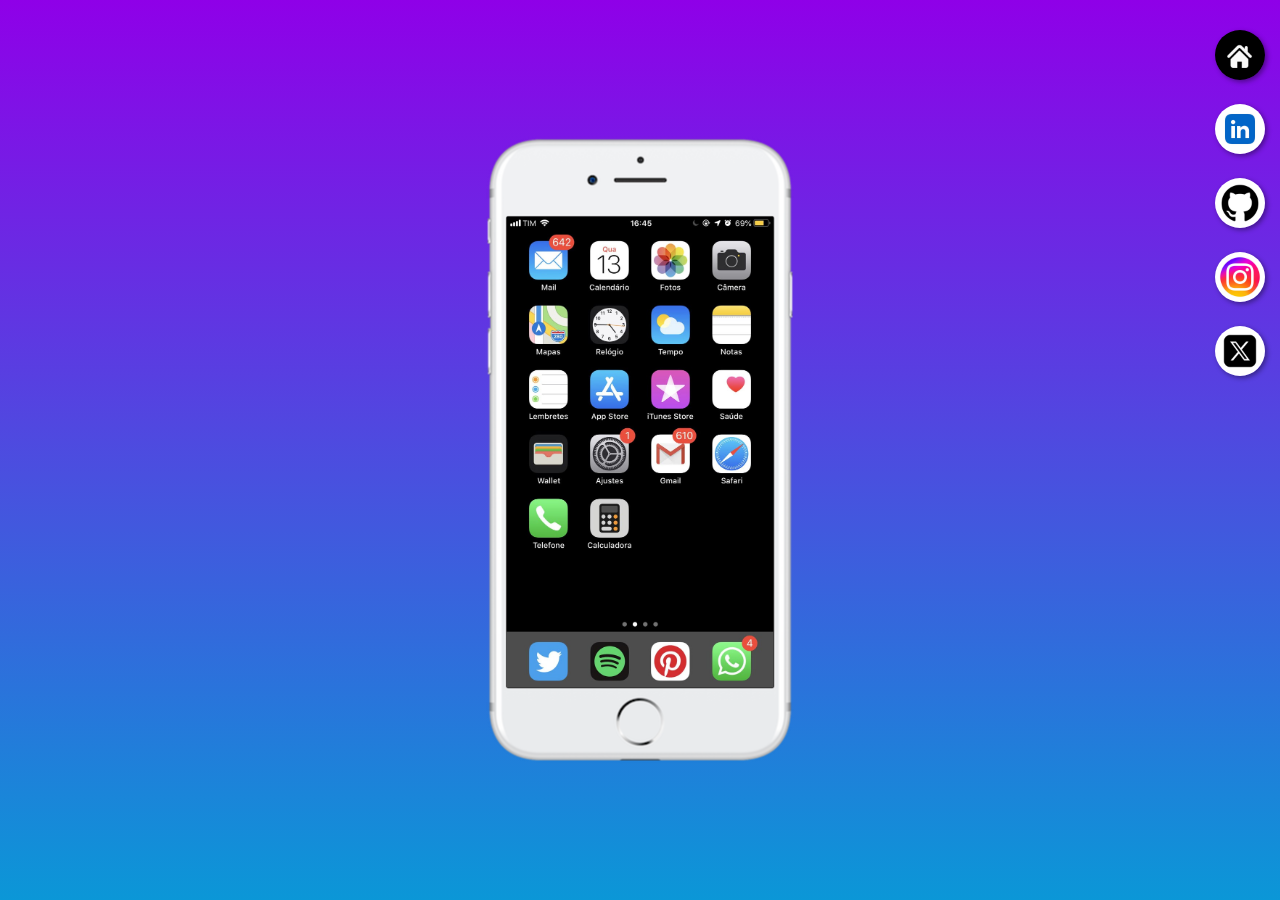
<file: index.html>
<!DOCTYPE html>
<html lang="pt-br">
<head>
    <meta charset="UTF-8">
    <meta name="viewport" content="width=device-width, initial-scale=1.0">
    <link rel="shortcut icon" href="favicon.ico" type="image/x-icon">
    <link rel="stylesheet" href="estilo/style.css">
    <title>Projeto redes sociais</title>
</head>
<body>
    <main>
        <section id="telefone">
            <iframe src="home.html" name="tela" id="tela" frameborder="0">Seu navegador não é compativel com isso</iframe>

        </section>

        <section id="redes-sociais">
            <a href="home.html" target="tela"><img src="imagens/logotelinicial002.jpg" alt=""></a><br>

            <a href="linkedi.html" target="tela"><img src="imagens/logo-linkedln.jpg" alt=""></a><br>

            <a href="github.html" target="tela"><img src="imagens/logogithub002.jpg" alt=""></a><br>

            <a href="instagram.html" target="tela"><img src="imagens/logo-instagram.jpg" alt=""></a><br>

            <a href="x.html" target="tela"><img src="imagens/logo-x.png" alt=""></a><br> 

        </section>
    </main>
</body>
</html>
</file>
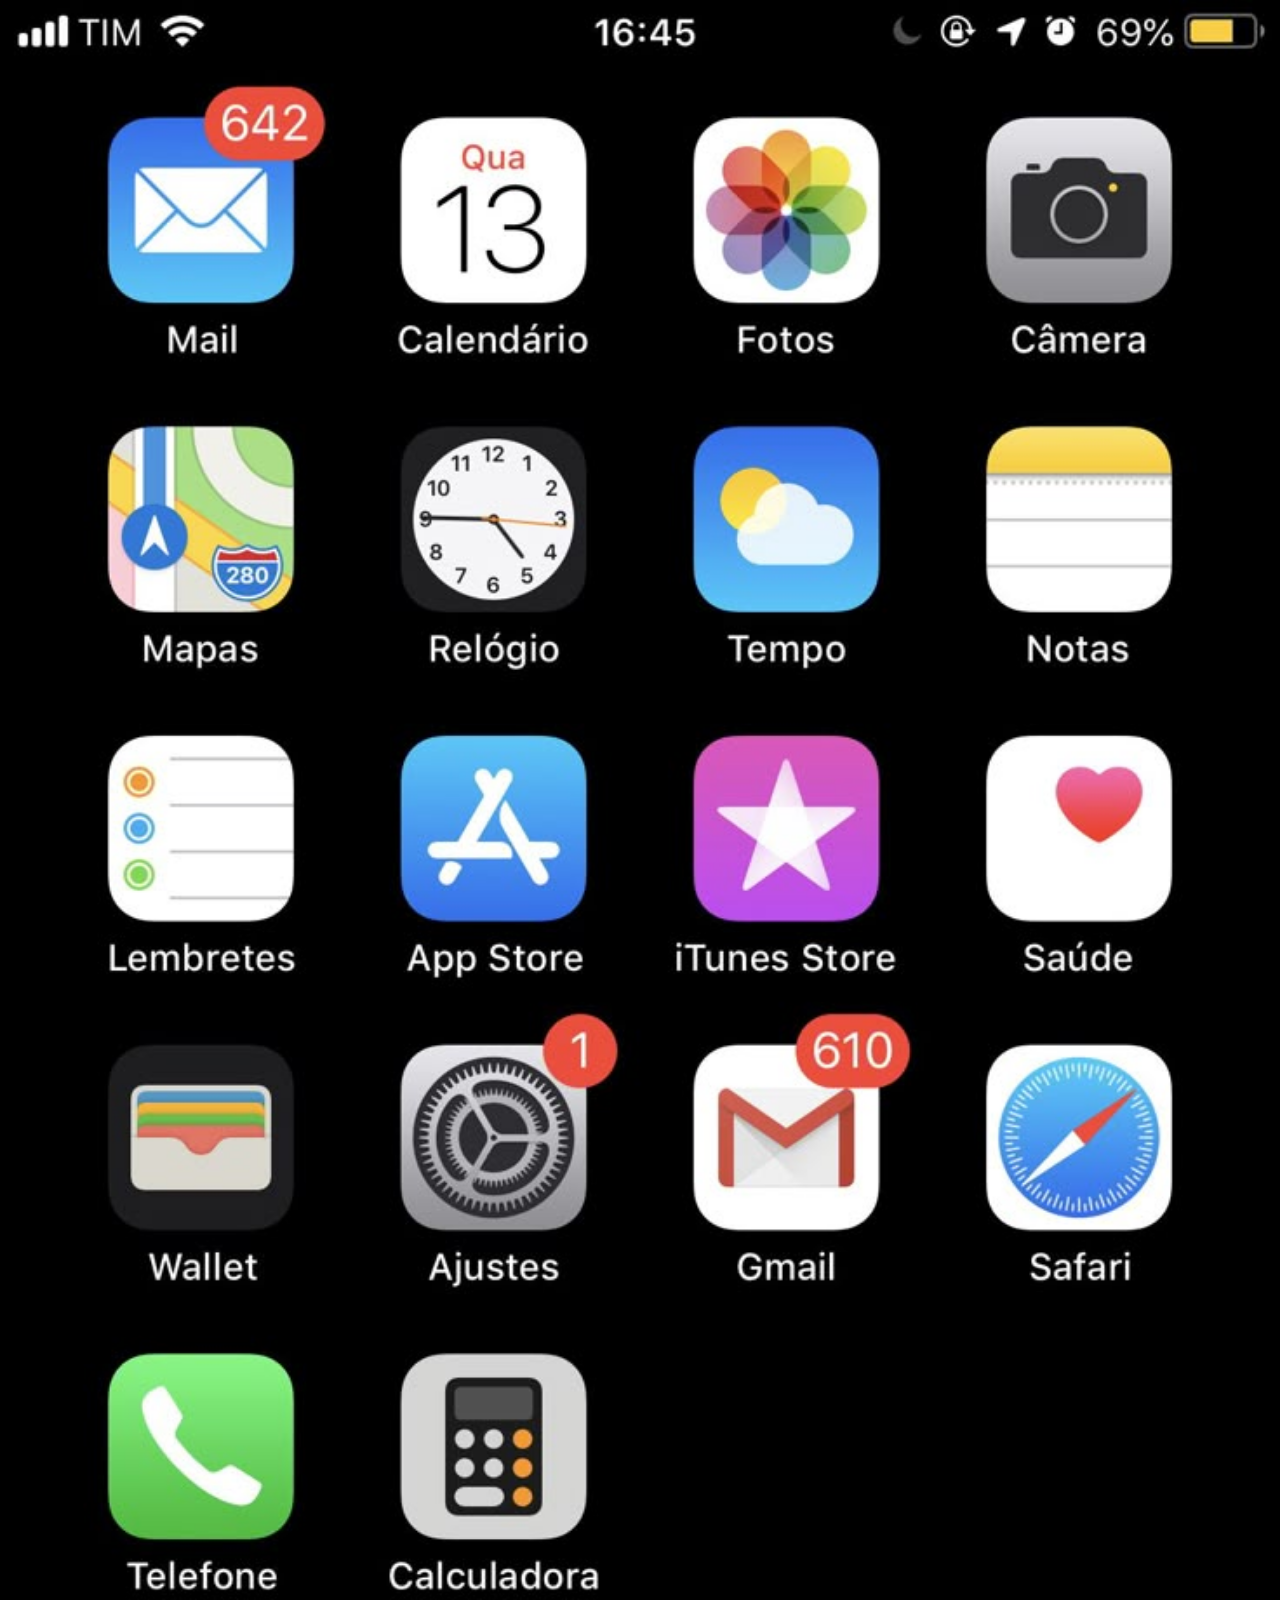
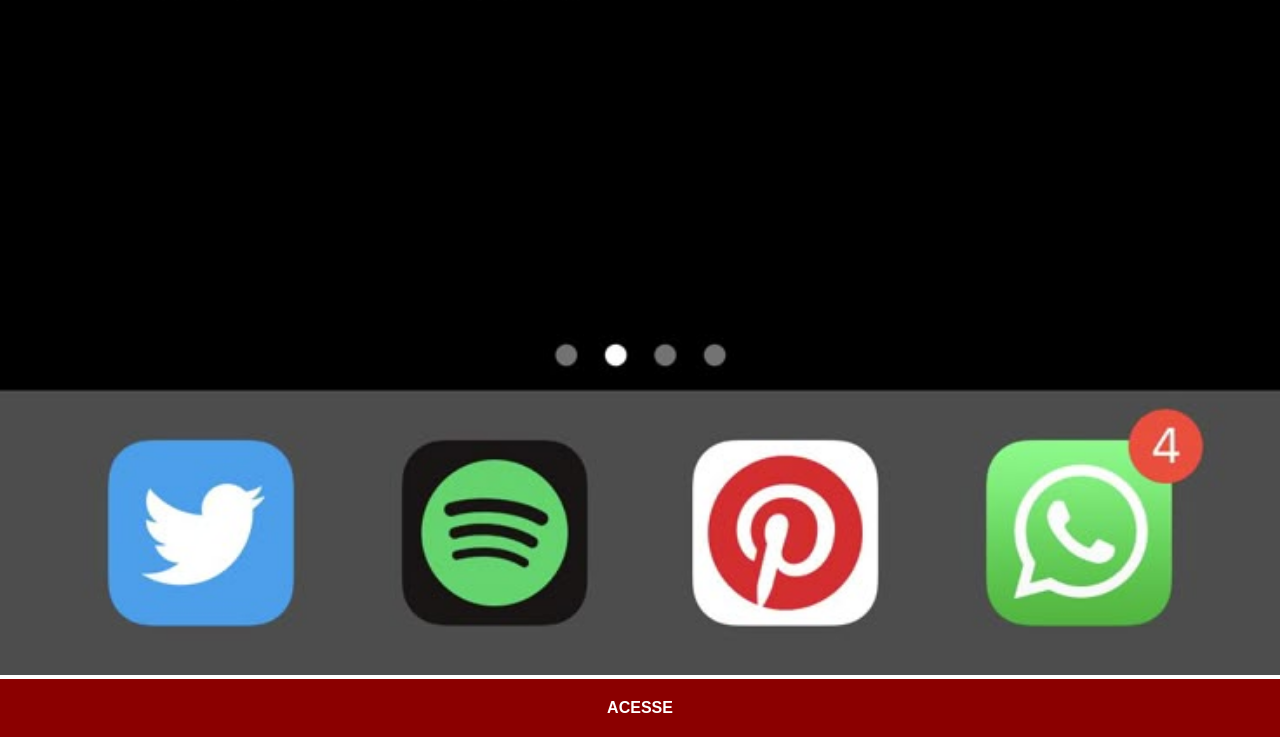
<file: github.html>
<!DOCTYPE html>
<html lang="pt-br">
<head>
    <meta charset="UTF-8">
    <meta name="viewport" content="width=device-width, initial-scale=1.0">
    <title>GitHub</title>
    <link rel="stylesheet" href="estilo/social.css">
</head>
<body>
    <img src="imagens/tela-home-.jpg" alt="">
    <a href="https://github.com/ellen-freitas" target="_blank">ACESSE</a>
</body>
</html>
</file>
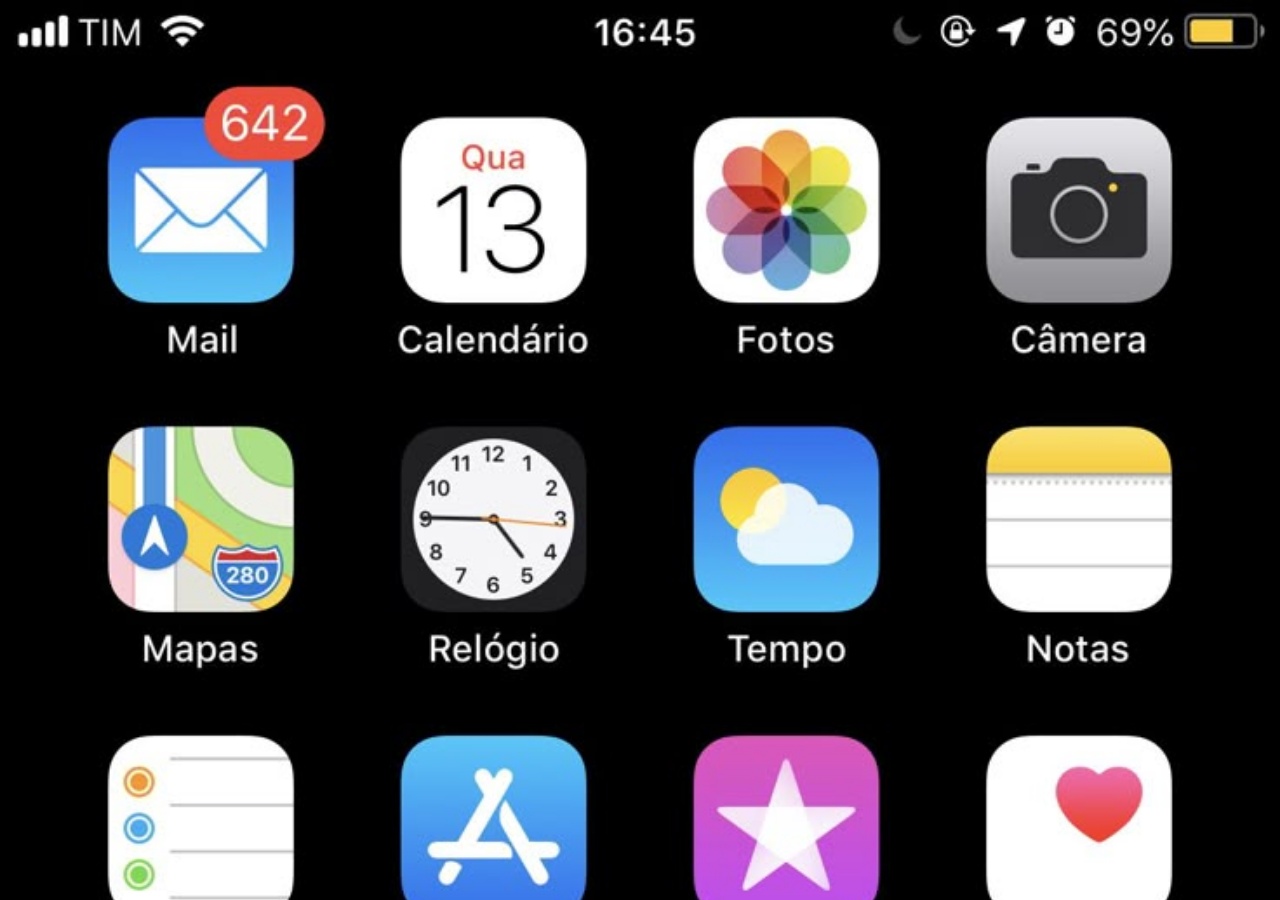
<file: home.html>
<!DOCTYPE html>
<html lang="pt-br">
<head>
    <meta charset="UTF-8">
    <meta name="viewport" content="width=device-width, initial-scale=1.0">
    <title>Home</title>

</head>
<style>
    *
    {
        margin: 0px;
        padding: 0px;
    }
    body{
        width: 100vw;
        height: 100vh;
        background: black url(imagens/tela-home-.jpg)no-repeat top center;
        background-size: cover;
   
    }


</style>
<body>
    
</body>
</html>
</file>
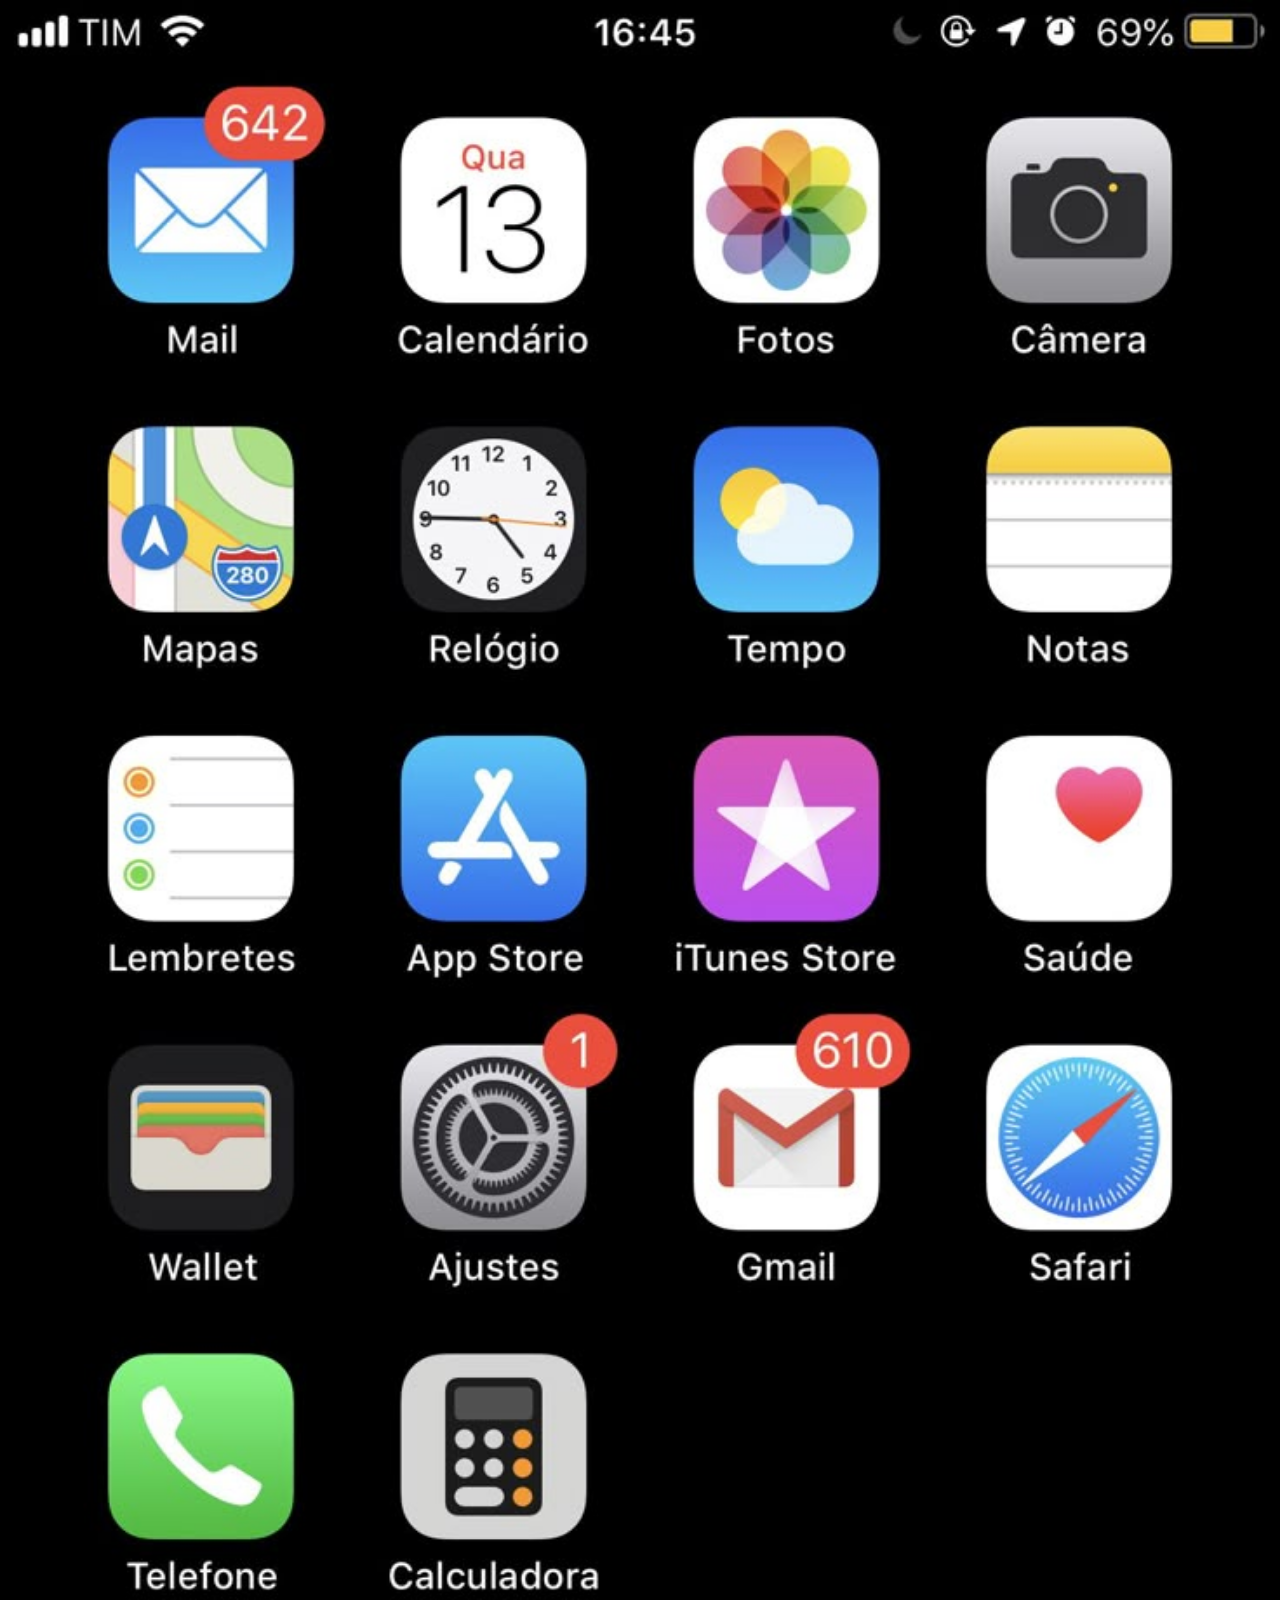
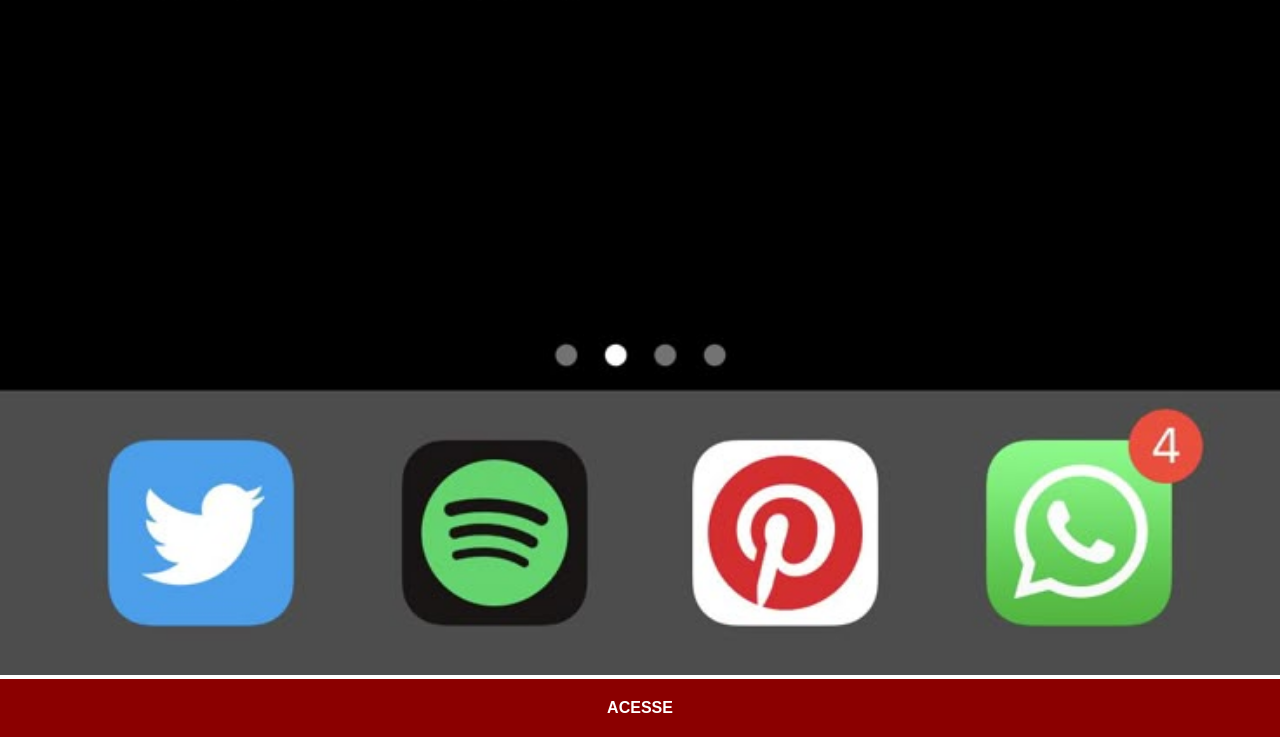
<file: instagram.html>
<!DOCTYPE html>
<html lang="pt-br">
<head>
    <meta charset="UTF-8">
    <meta name="viewport" content="width=device-width, initial-scale=1.0">
    <title>Instagram</title>
    <link rel="stylesheet" href="estilo/social.css">
</head>
<body>

    <img src="imagens/tela-home-.jpg" alt="Instagram">
    <a href="#">ACESSE</a>
    
</body>
</html>
</file>
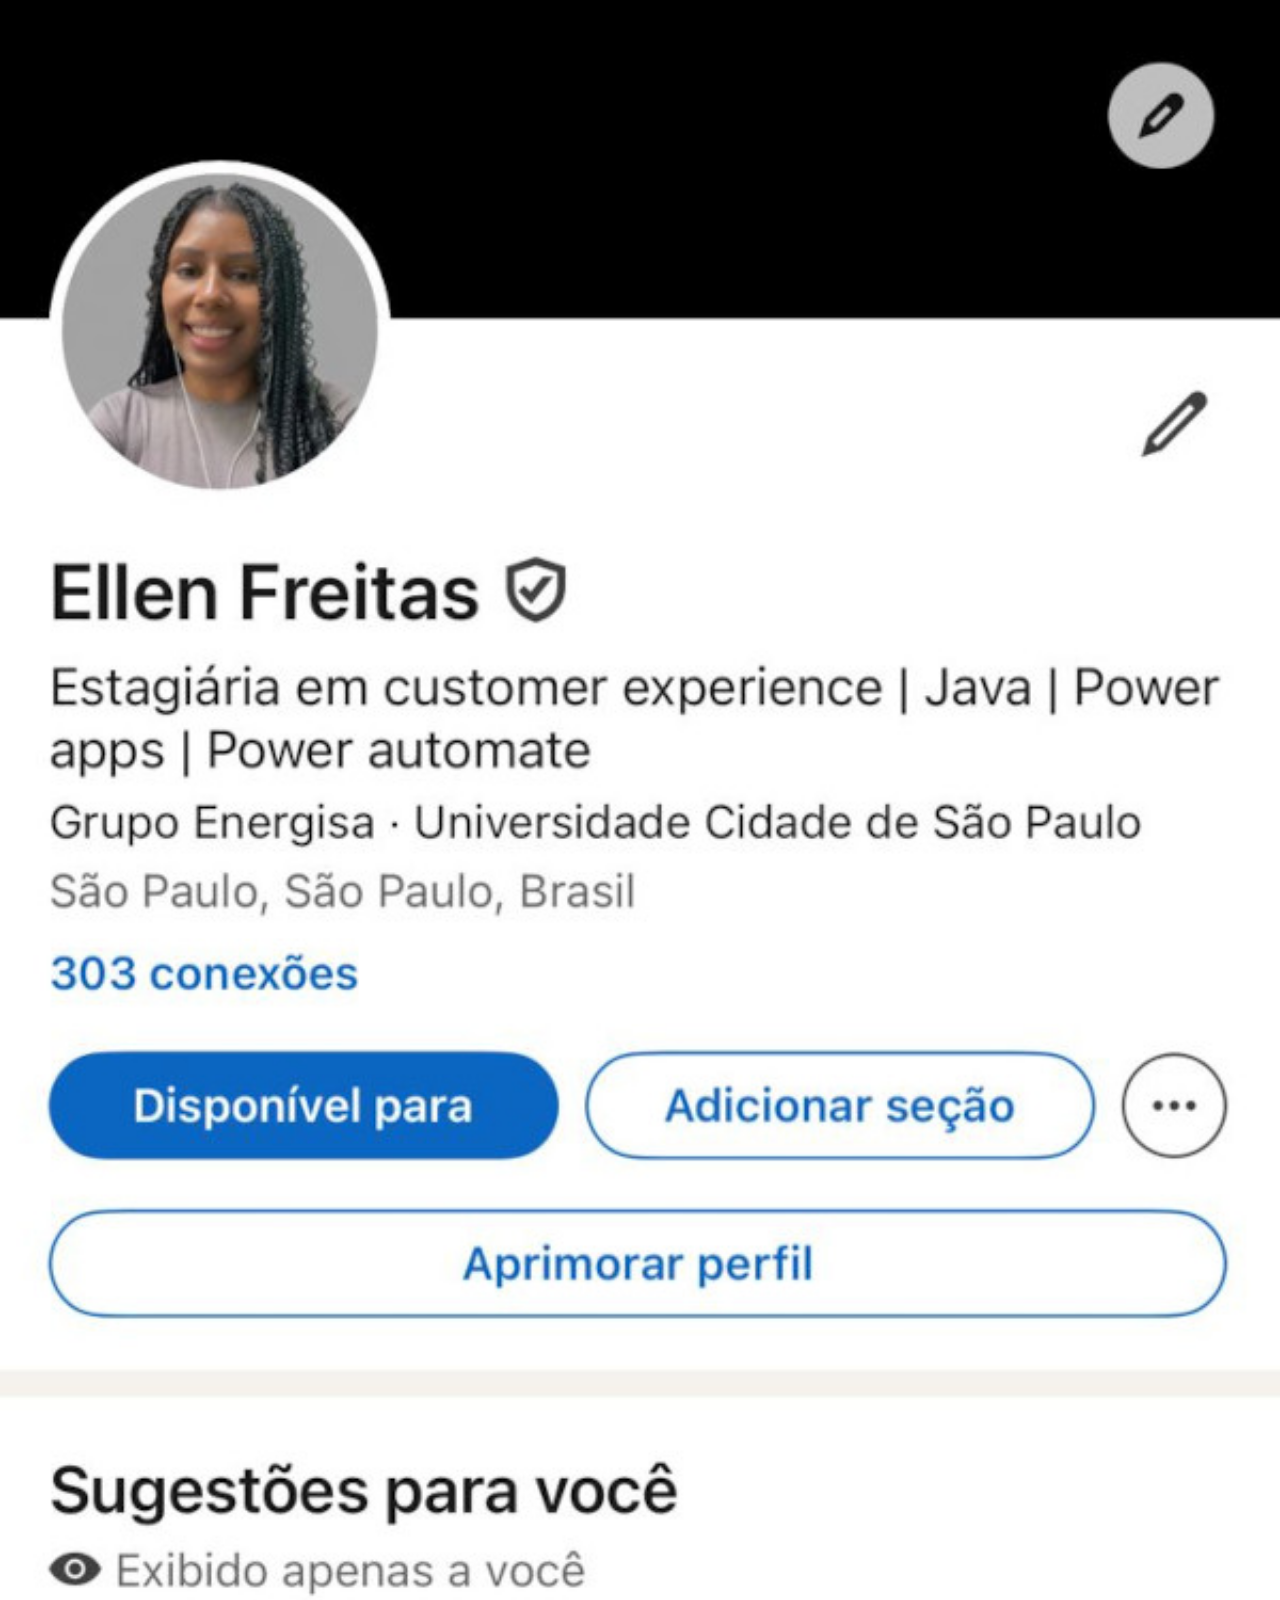
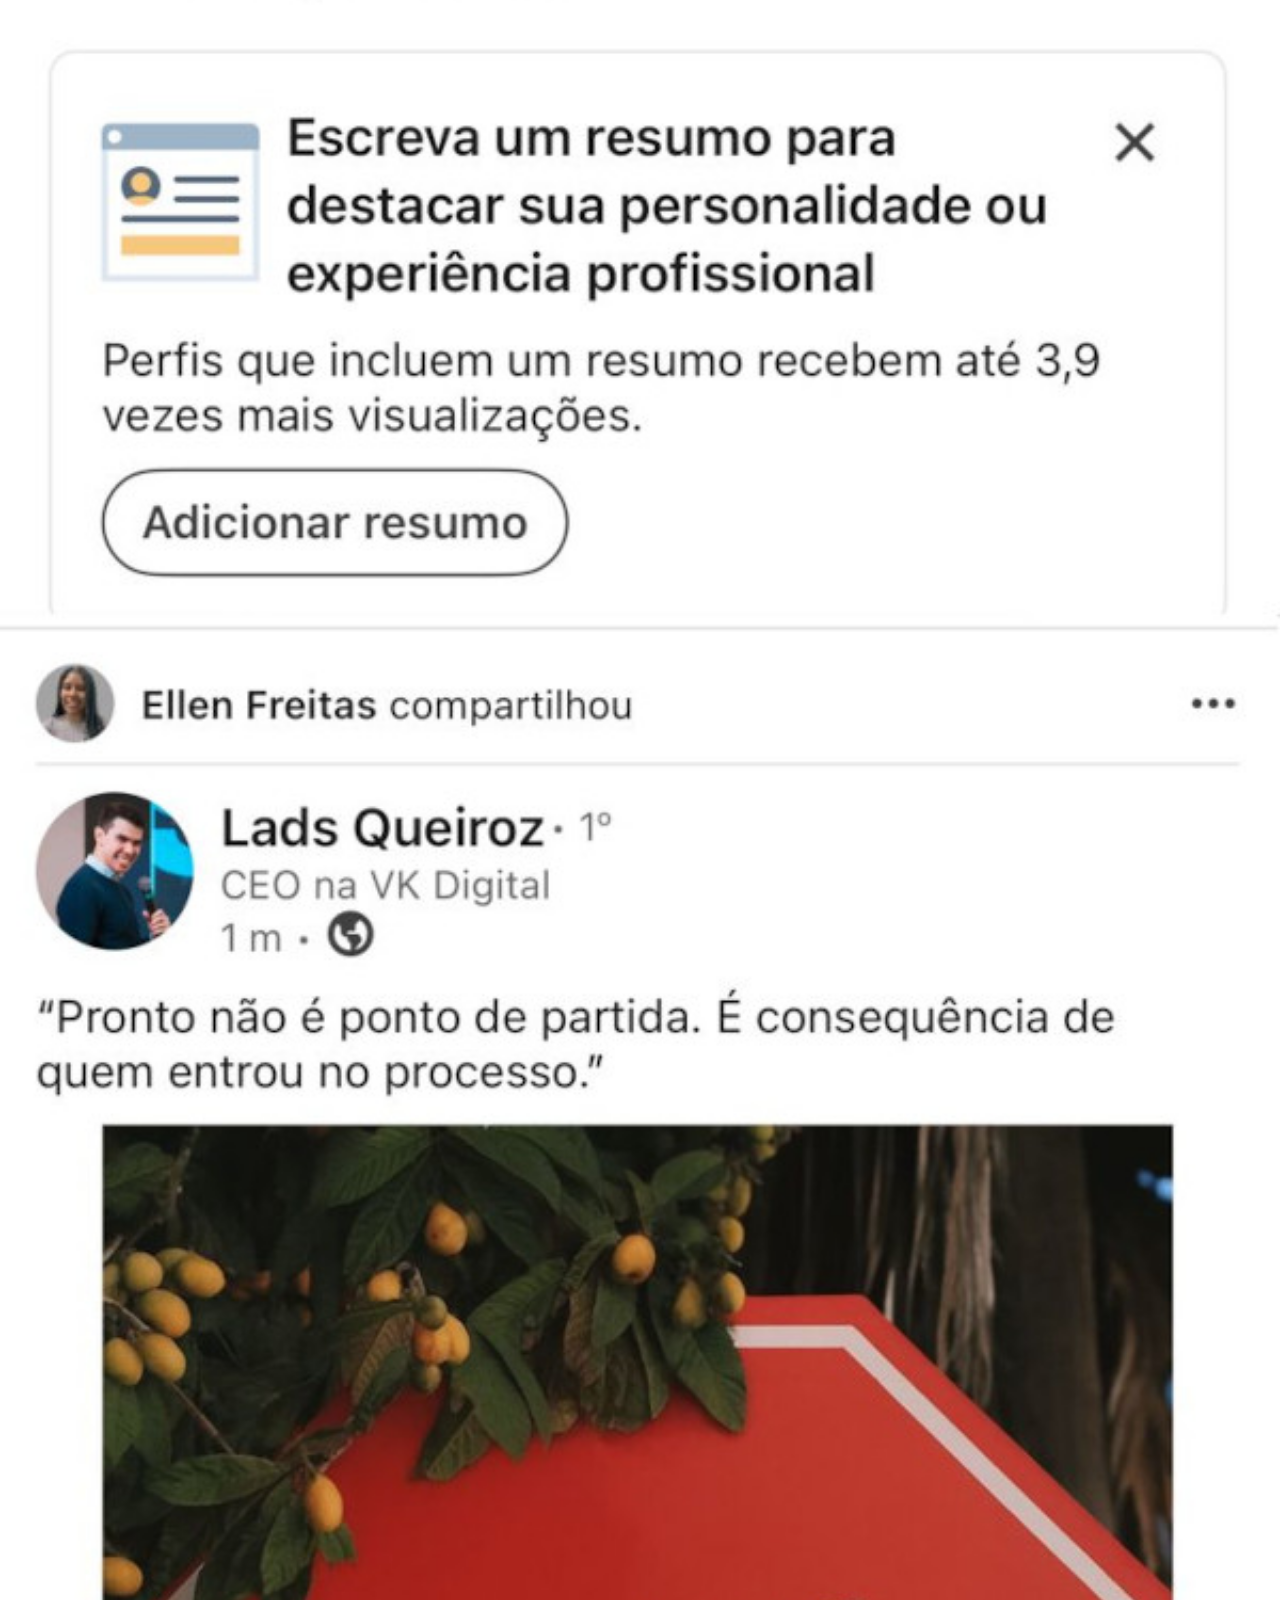
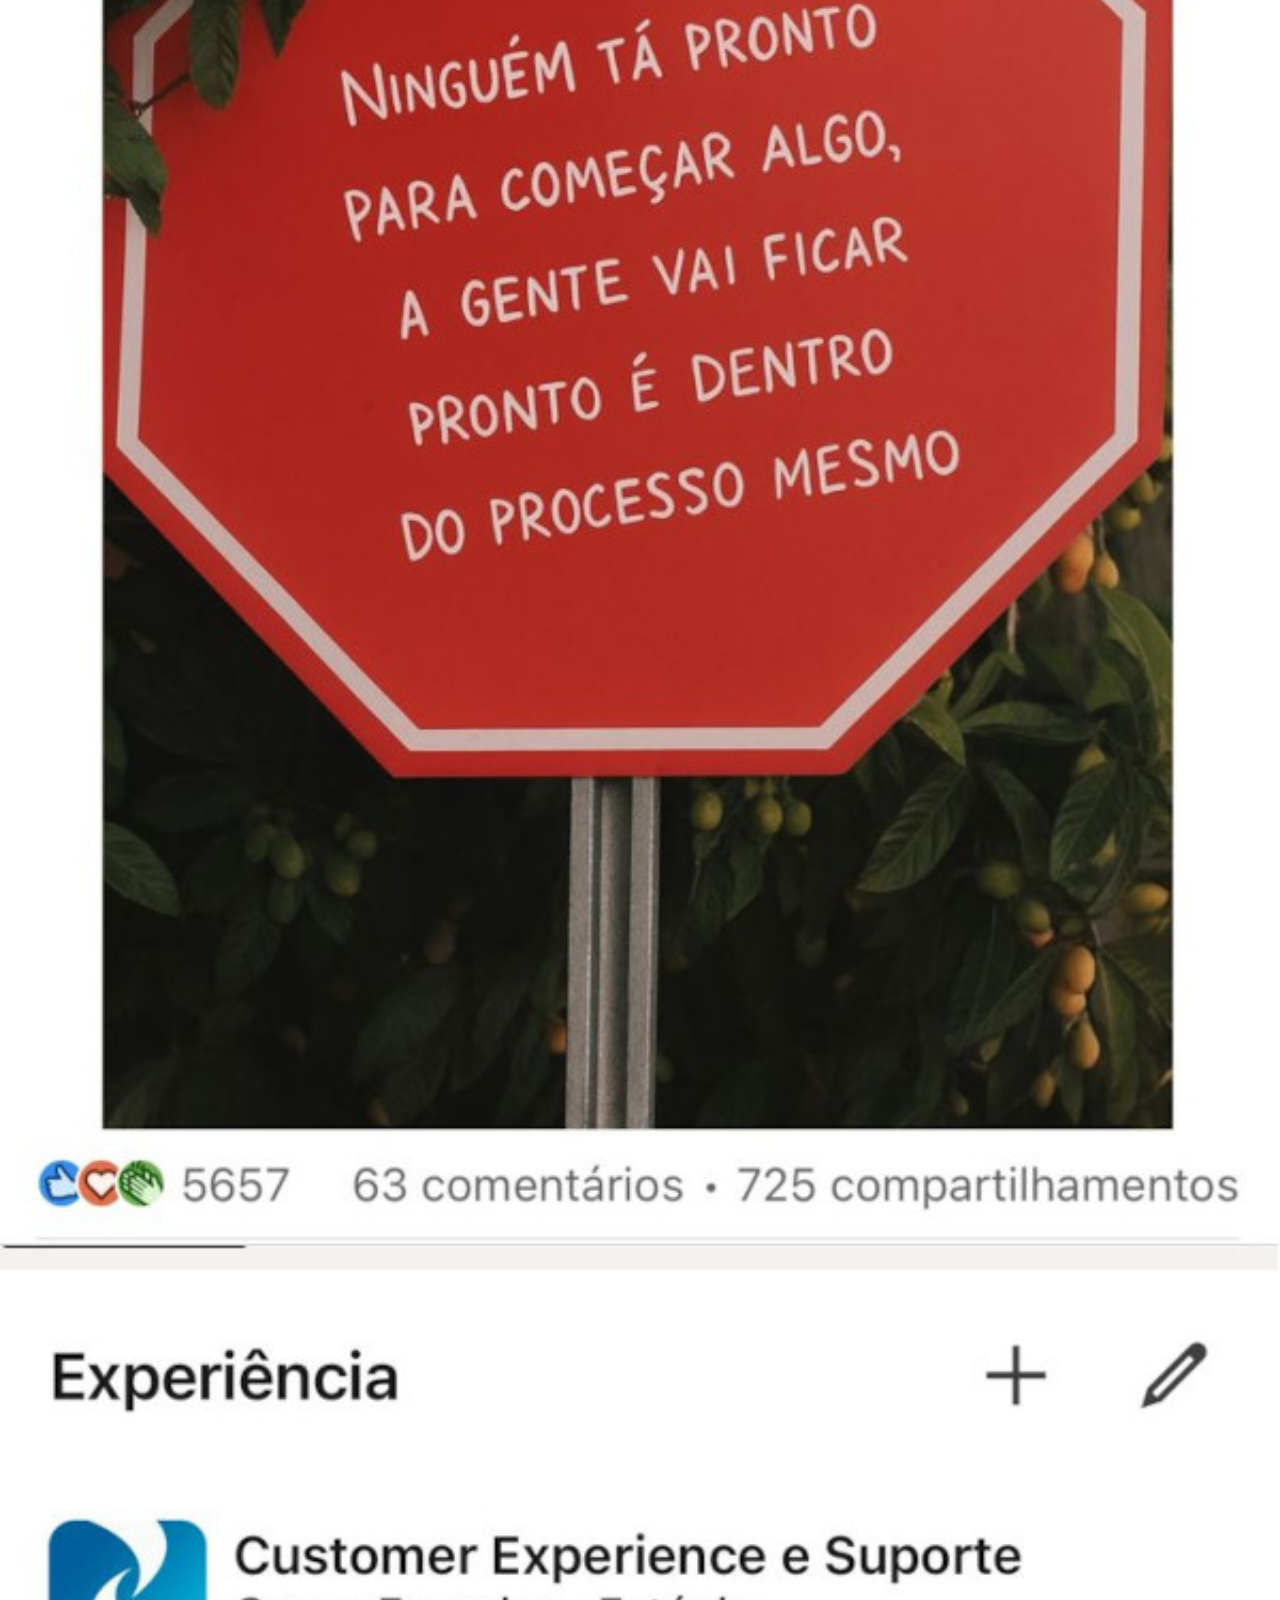
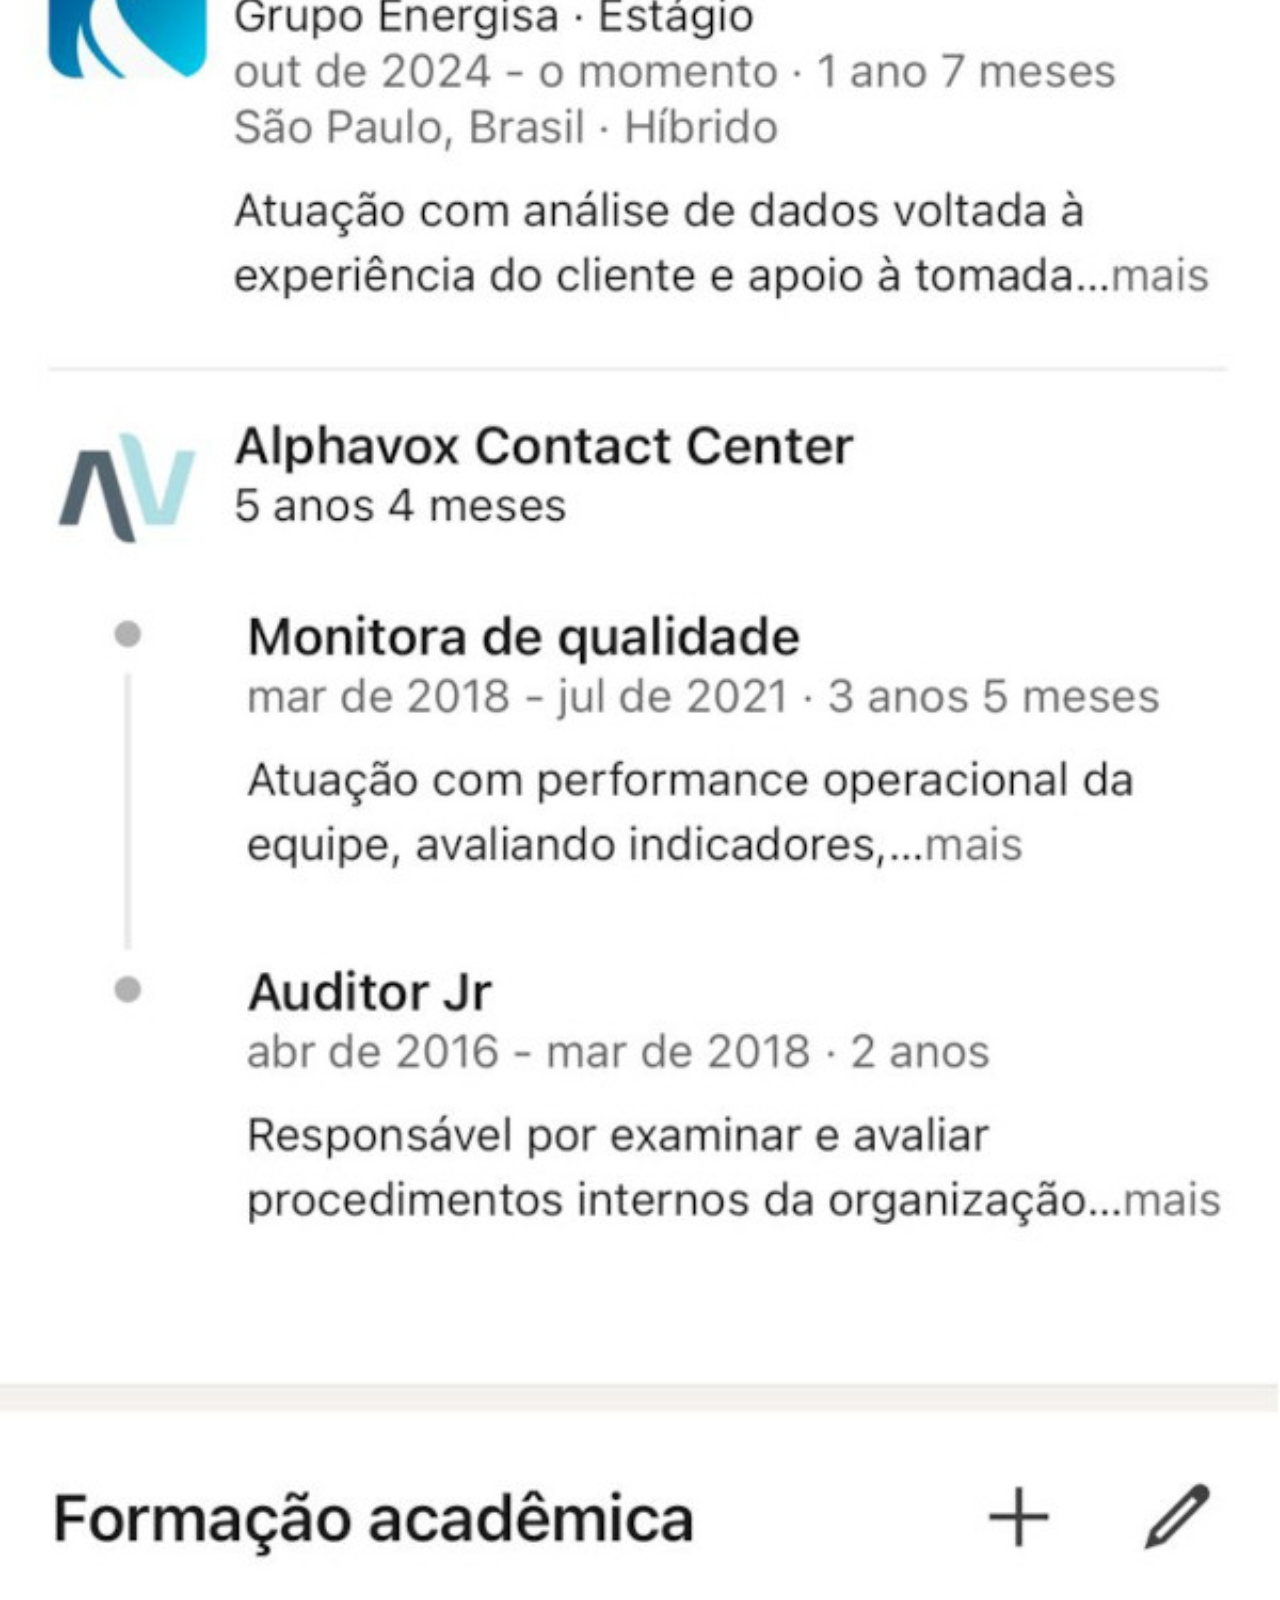
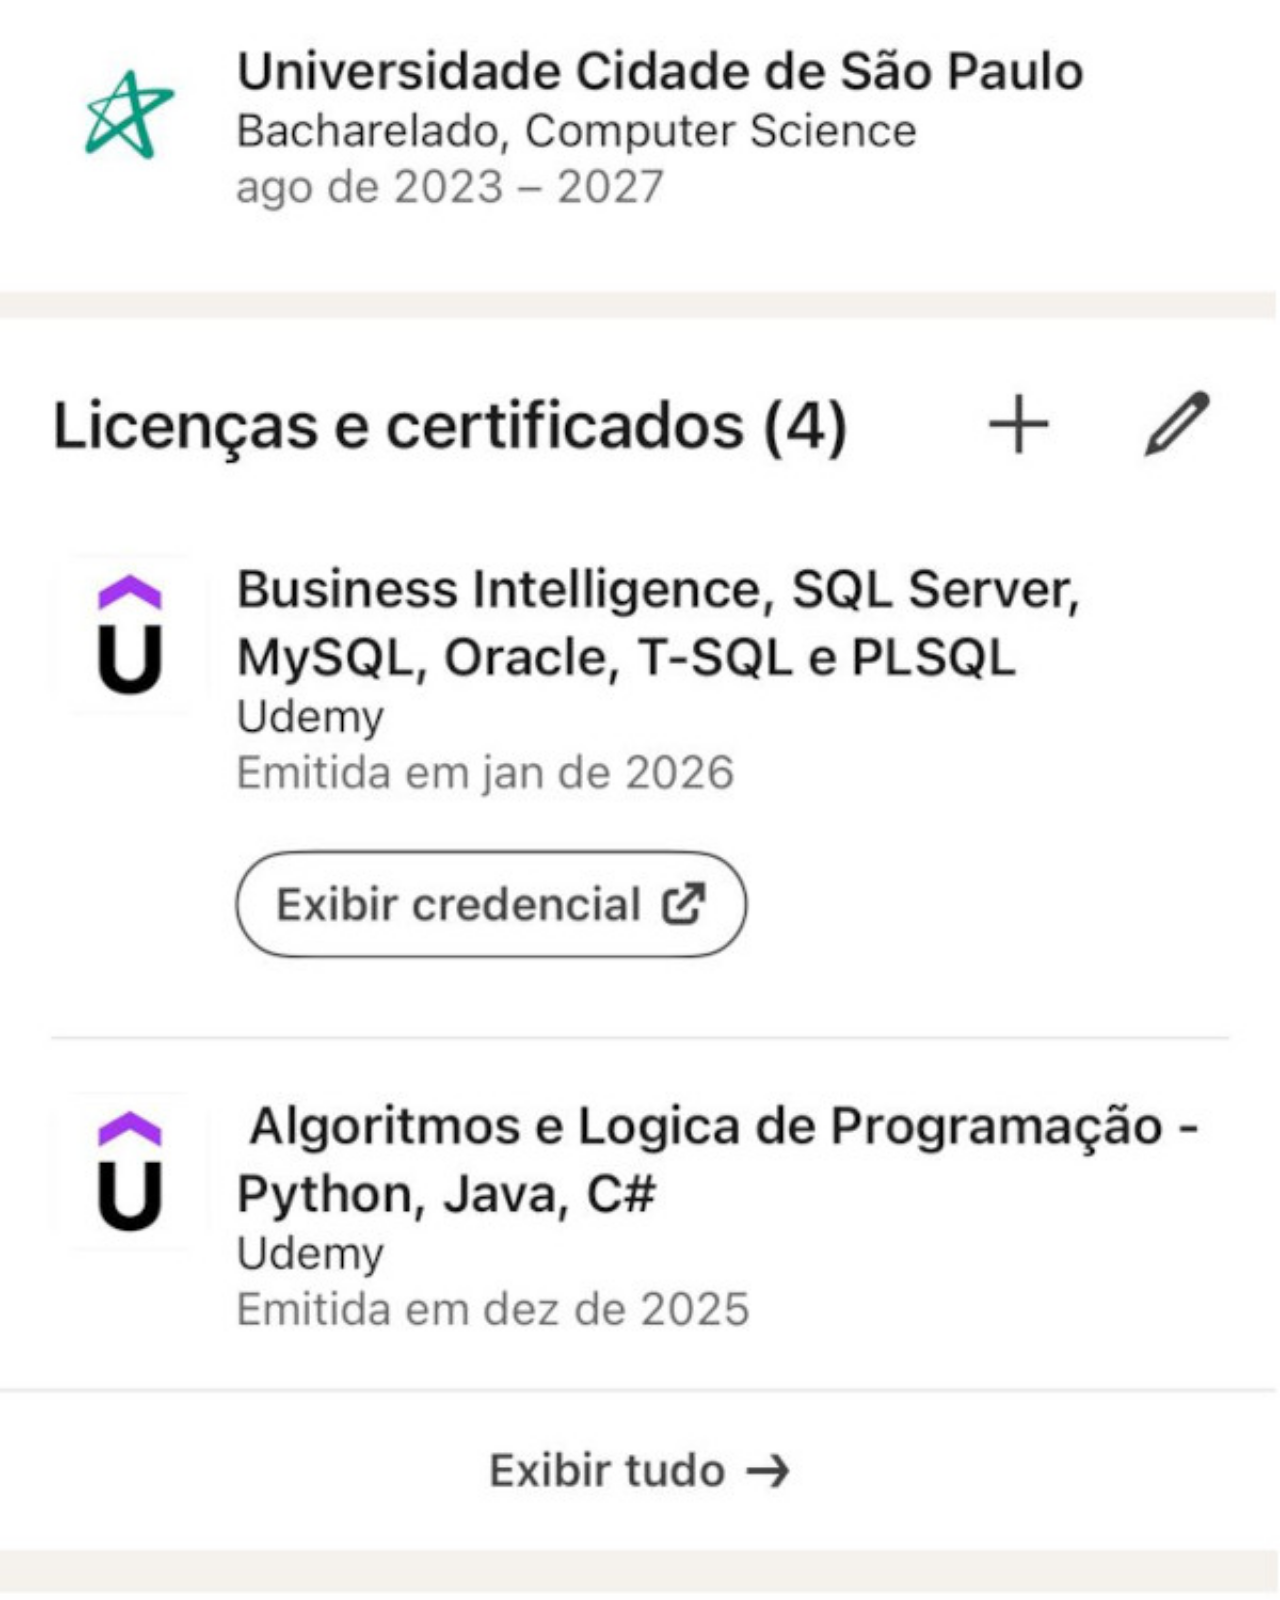
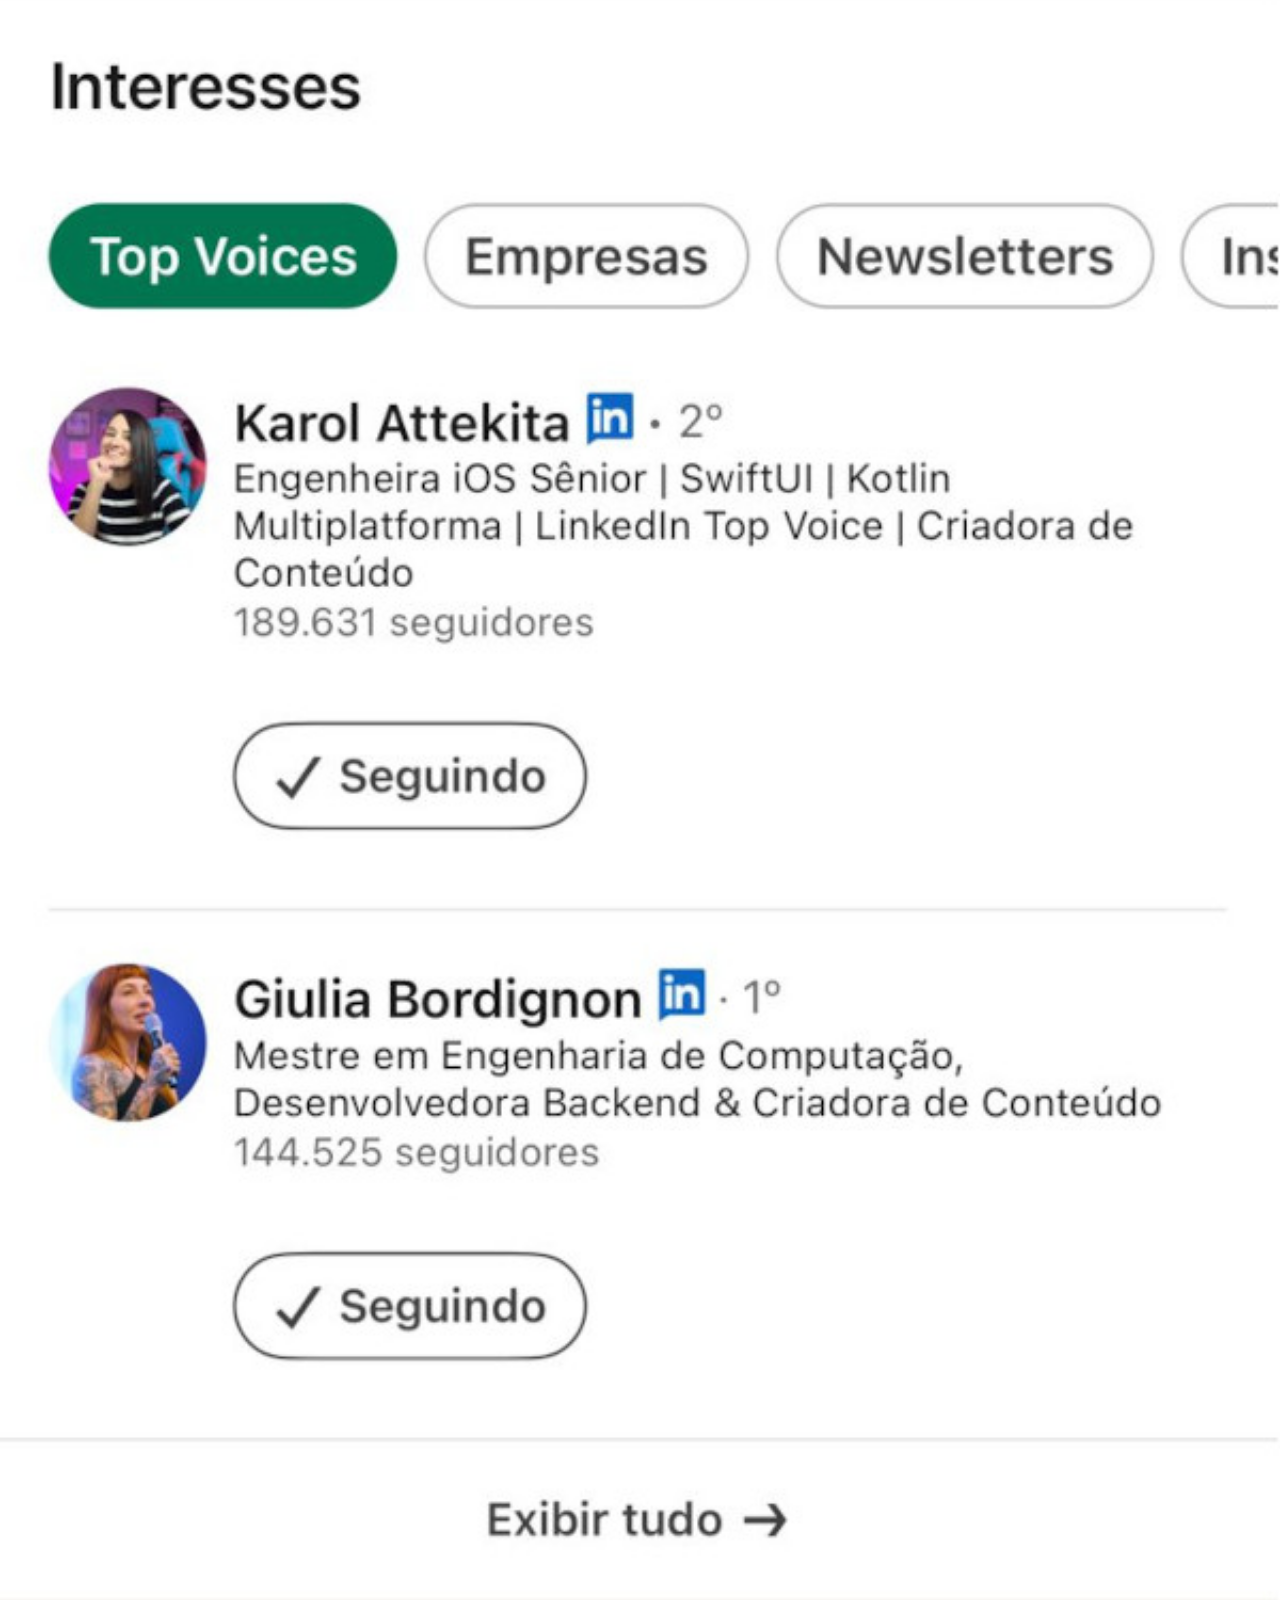
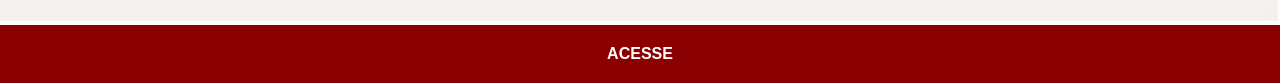
<file: linkedi.html>
<!DOCTYPE html>
<html lang="pt-br">
<head>
    <meta charset="UTF-8">
    <meta name="viewport" content="width=device-width, initial-scale=1.0">
    <title>YouTube</title>
    <link rel="stylesheet" href="estilo/social.css">
</head>
<body>
    <img src="imagens/tela-linkedin002.jpg" alt="YouTube">
    <a href="https://www.linkedin.com/in/ellen-freitas-52691a1a1/" target="_blank">ACESSE</a>
</body>
</html>
</file>
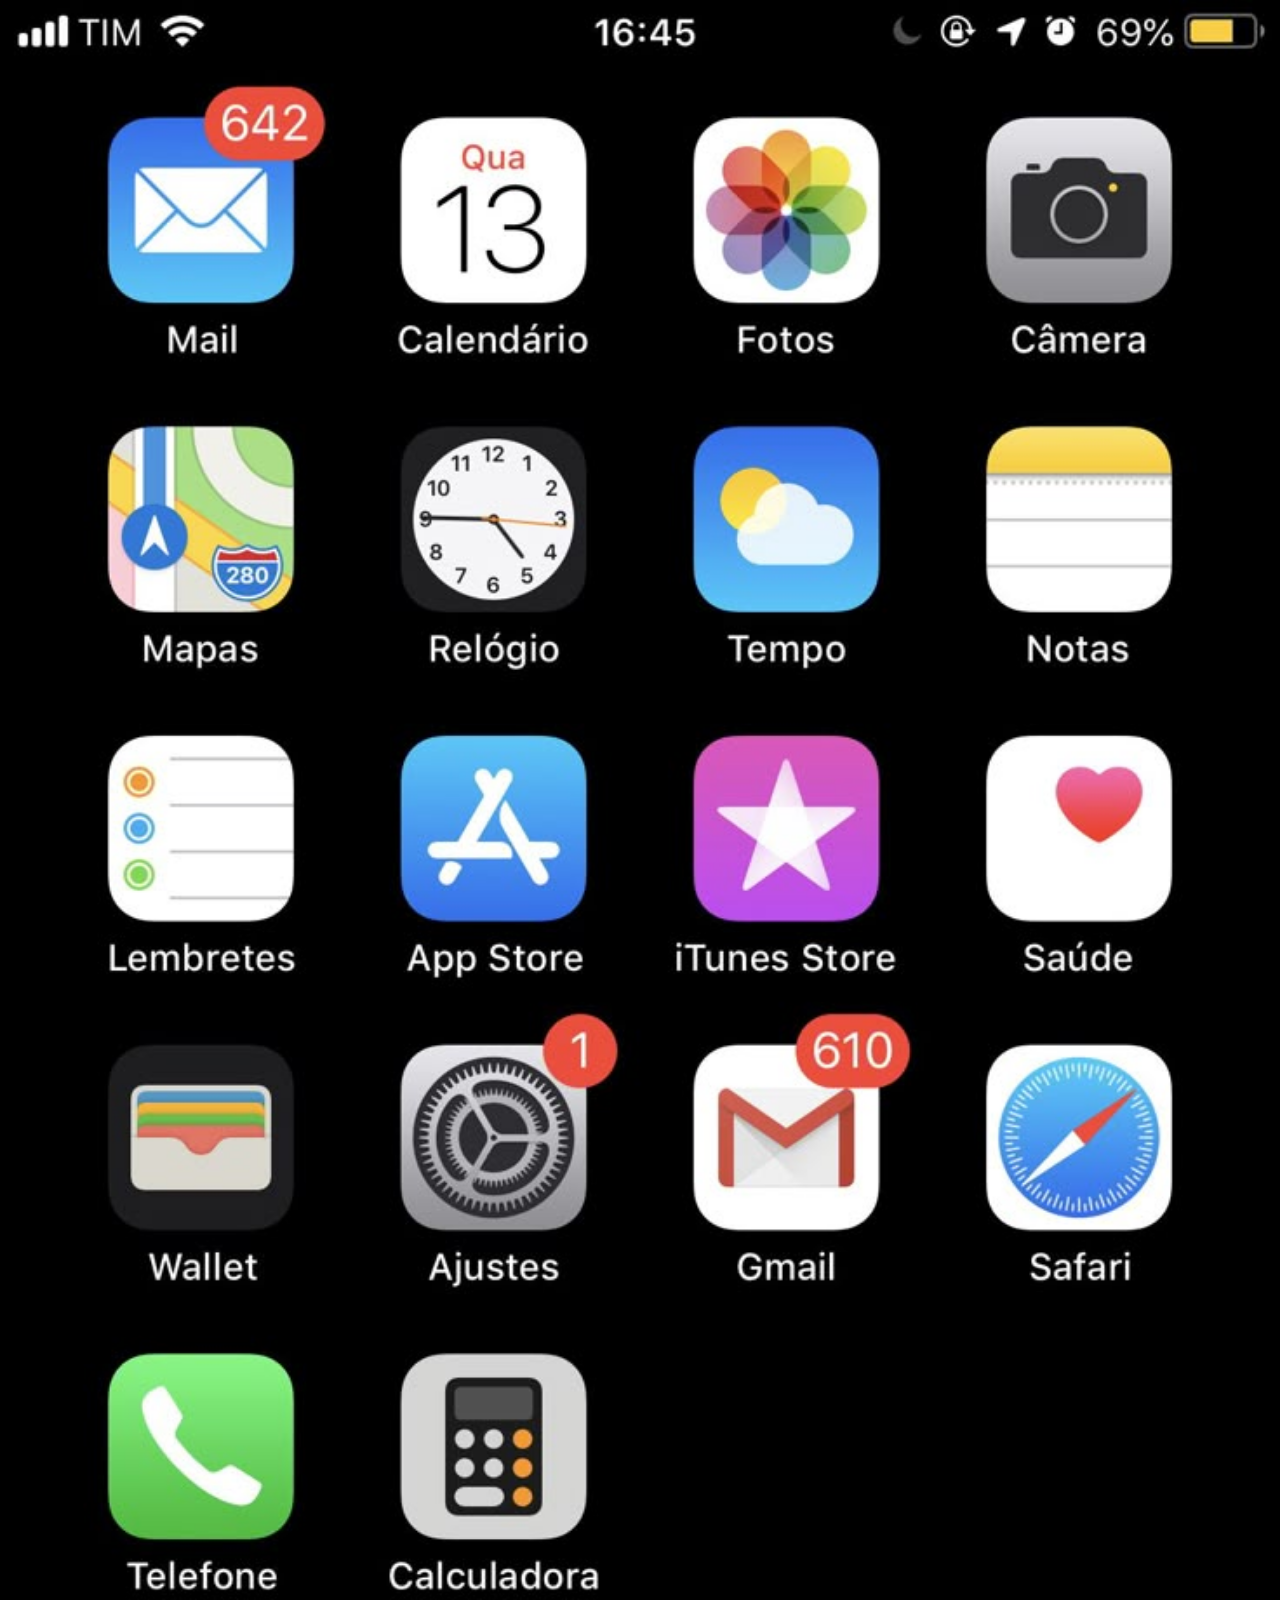
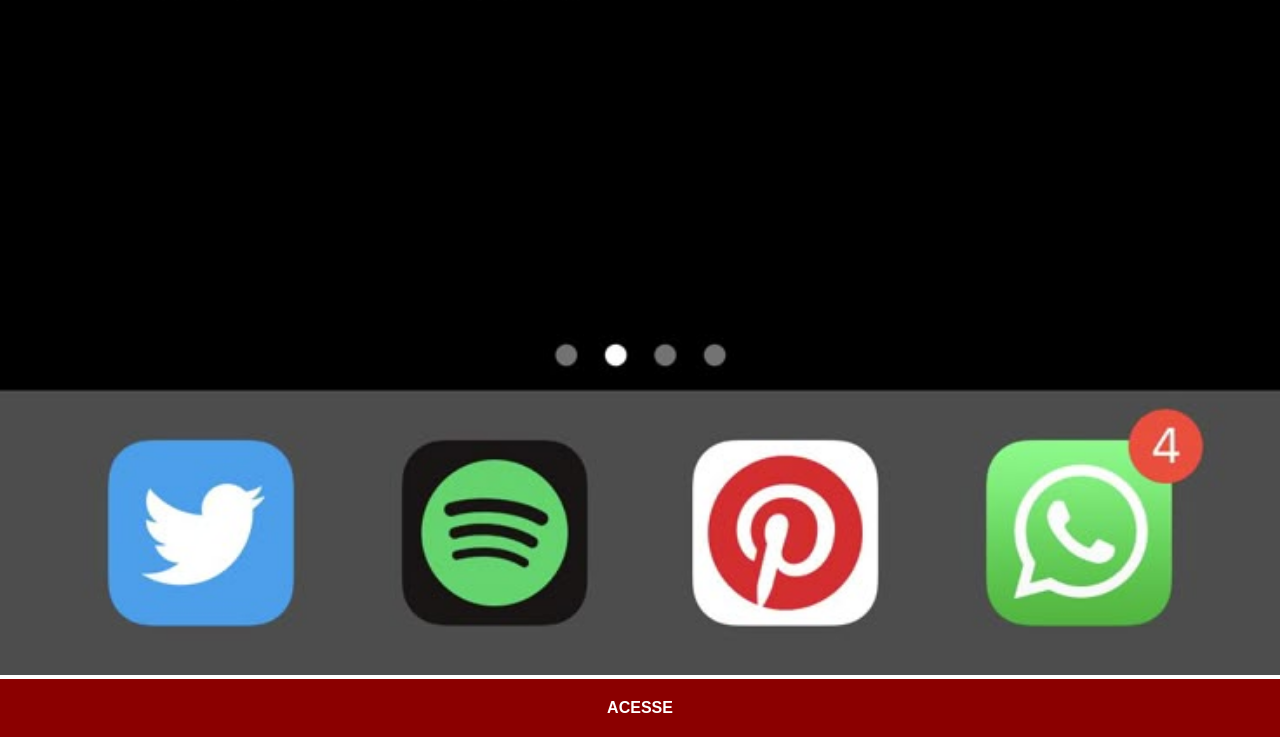
<file: x.html>
<!DOCTYPE html>
<html lang="pt-br">
<head>
    <meta charset="UTF-8">
    <meta name="viewport" content="width=device-width, initial-scale=1.0">
    <title>Twitter</title>
    <link rel="stylesheet" href="estilo/social.css">
</head>
<body>
    <img src="imagens/tela-home-.jpg" alt="Twitter">
    <a href="#">ACESSE</a>
</body>
</html>
</file>
<file: estilo/style.css>
@charset "UTF-8";

*
{
    margin: 0px;
    padding: 0px;
    font-family: Arial, Helvetica, sans-serif;
}

html, body {
    height: 100vh;
    width: 100vw;
    background-color: black;
}

body{
    background-image: linear-gradient(rgba(157, 0, 255, 0.908), rgb(11, 151, 215));
}

main {
    position: relative;
    height: 100vh;

}

section#telefone{
    position: absolute;
    top: 50%;
    left: 50%;
    transform: translate(-50%, -50%);

    height: 627px;
    width: 311px;
   background: url('../imagens/frame-iphone.png') no-repeat;
}

iframe#tela {
    position: relative;
    top: 80px;
    left: 22px;
    width: 267px;
    height: 471px;

}

section#redes-sociais {

    text-align: right;
}

section#redes-sociais img{
    width: 50px;
    margin: 10px;
    border-radius: 50%;
    box-shadow: 2px 2px 5px rgba(0, 0, 0, 0.400);
    box-sizing: border-box;

}

section#redes-sociais img:hover{
    border: 2px solid rgb(255, 255, 255, 0.637);
    transform: translate(-3px, -3px);
    box-shadow: 5px 5px 10px rgba(0, 0, 0.623);
    transition: trasform .3s, border 1s;
}


section#redes-sociais {
    position: absolute;
    top: 20px;
    right: 5px; 
}
</file>
<file: estilo/social.css>
@charset "UTF-8";

* {
            margin: 0px;
            padding: 0px;
            font-family: Arial, Helvetica, sans-serif;
        }

        ::-webkit-scrollbar{
            width: 0px;
            height: 0px;
        }

        img {
            width: 100vw;
        }

        a {
            display: block;
            background: darkred;
            color: white;
            padding: 20px;
            text-align: center;
            font-weight: bolder;
            text-decoration: none;
        }

        a:hover{
            background-color:  rgb(174, 3, 3);
        }
</file>
